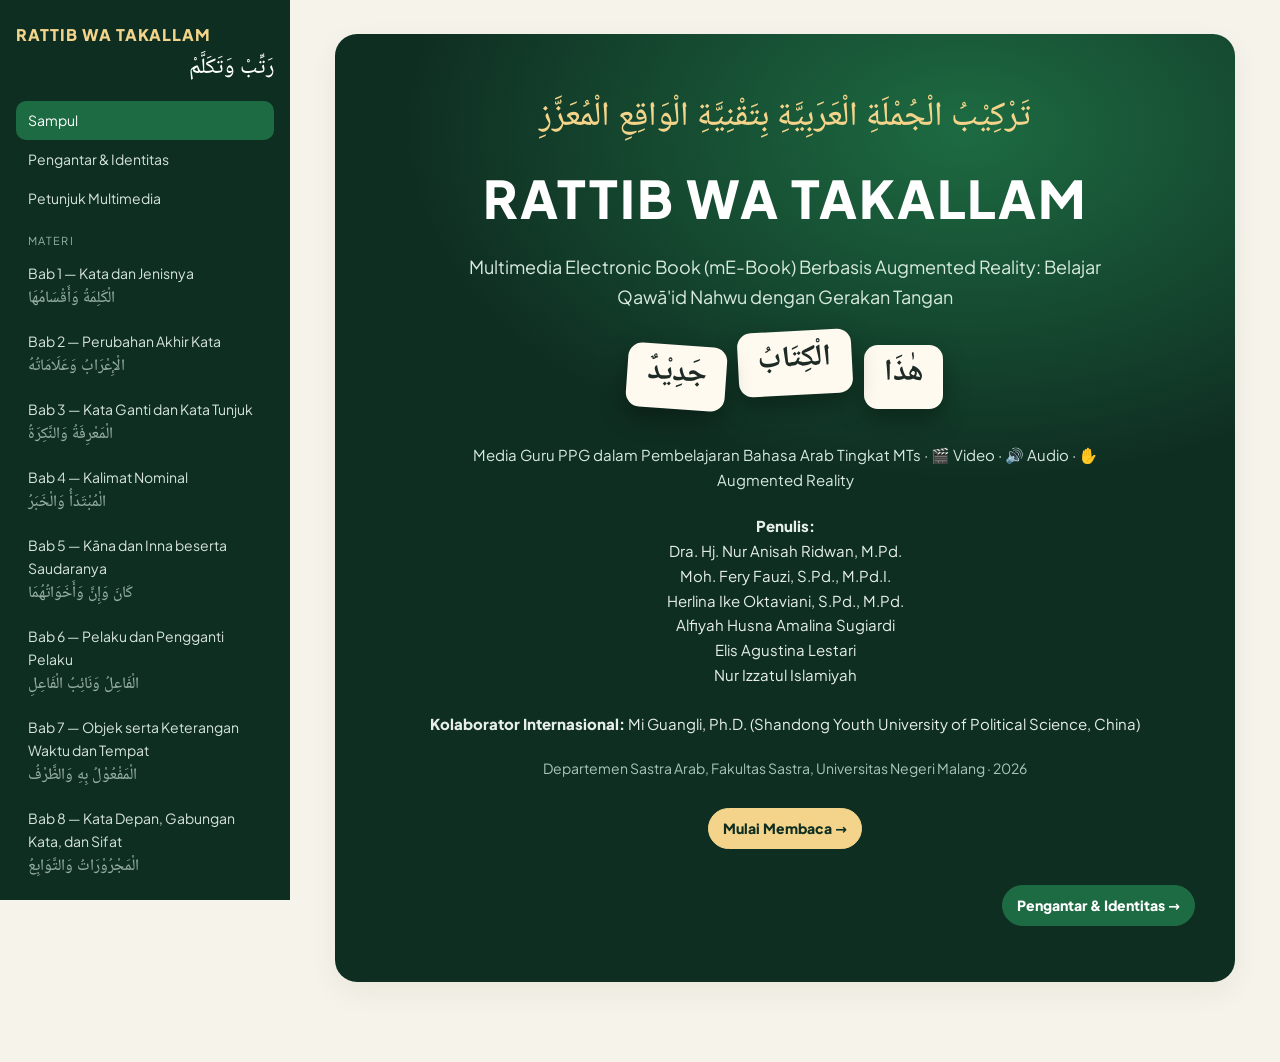
<file: index.html>
<!DOCTYPE html>
<html lang="id">
<head>
<meta charset="UTF-8">
<meta name="viewport" content="width=device-width, initial-scale=1">
<title>Rattib wa Takallam — mE-Book Qawā'id Nahwu Berbasis AR</title>
<link rel="stylesheet" href="fonts/fonts.css">
<style>
:root{--bg:#f6f3ea;--paper:#fffdf7;--ink:#1d2a25;--muted:#5f6f68;--green:#14532d;--green2:#1d6b42;--gold:#c9952b;--line:#e3dccb;--ok:#15803d;--bad:#b91c1c}
*{box-sizing:border-box}
html,body{margin:0;background:var(--bg);color:var(--ink);font-family:Jakarta,system-ui,sans-serif;line-height:1.65}
.ar{font-family:Naskh,"Noto Naskh Arabic","Traditional Arabic",serif;direction:rtl;unicode-bidi:isolate;font-size:1.3em;line-height:1.8}
a{color:var(--green2)}
/* layout */
#side{position:fixed;top:0;left:0;bottom:0;width:290px;background:#0f2e22;color:#e6efe9;overflow:auto;padding:22px 16px;z-index:20;transition:transform .25s}
#side h2{font-size:16px;margin:0 0 2px;color:#f3d48a;letter-spacing:.06em}
#side .sar{font-family:Naskh,serif;font-size:22px;color:#fff;direction:rtl;text-align:right;margin-bottom:14px}
#side a{display:block;color:#d6e4dc;text-decoration:none;padding:8px 12px;border-radius:10px;font-size:14px}
#side a small{display:block;color:#93ad9f;font-size:12px}
#side a:hover{background:rgba(255,255,255,.07)} #side a.on{background:#1d6b42;color:#fff}
#side .grp{font-size:11px;letter-spacing:.12em;color:#8fb3a2;margin:14px 12px 4px}
main{margin-left:290px;min-height:100vh;padding:34px 24px 80px}
.page{max-width:900px;margin:0 auto;background:var(--paper);border:1px solid var(--line);border-radius:22px;padding:40px 48px;box-shadow:0 10px 30px rgba(40,30,10,.06)}
#menuBtn{display:none;position:fixed;top:12px;left:12px;z-index:30;background:#0f2e22;color:#fff;border:0;border-radius:10px;padding:8px 12px;font-size:18px}
@media(max-width:900px){#side{transform:translateX(-100%)}#side.open{transform:none}main{margin-left:0;padding:60px 10px 60px}.page{padding:26px 18px}#menuBtn{display:block}}
/* typography */
h1{font-size:30px;margin:6px 0 4px;color:var(--green)} h2{font-size:22px;color:var(--green);margin:34px 0 10px;display:flex;align-items:center;gap:10px}
h2 .ic{font-size:22px} h3{margin:20px 0 8px}
.kicker{font-size:13px;letter-spacing:.12em;color:var(--gold);font-weight:800}
.babar{font-family:Naskh,serif;font-size:40px;color:var(--ink);direction:rtl;text-align:right;margin:0}
table{border-collapse:collapse;width:100%;margin:12px 0;font-size:15px}
th,td{border:1px solid var(--line);padding:8px 12px;text-align:left;vertical-align:top}
th{background:#f1ead8}
.box{border:1px solid var(--line);border-radius:16px;padding:16px 20px;margin:12px 0;background:#fff}
.media{background:#0f2e22;color:#e6efe9;border:0}
video{width:100%;border-radius:12px;background:#000;display:block}
.btn{font:inherit;font-weight:700;font-size:14px;border:1px solid var(--green2);background:#fff;color:var(--green2);padding:8px 14px;border-radius:999px;cursor:pointer;display:inline-flex;align-items:center;gap:6px;text-decoration:none}
.btn:hover{background:#eaf5ee} .btn.primary{background:var(--green2);color:#fff} .btn.primary:hover{background:var(--green)}
.btn.sm{padding:4px 10px;font-size:13px}
.ex{display:flex;align-items:center;justify-content:space-between;gap:14px;border-bottom:1px dashed var(--line);padding:10px 0}
.ex:last-child{border-bottom:0}
.ex .ar{font-size:1.6em;font-weight:700}
.ex .id{color:var(--muted);font-size:14px}
.syahid{background:linear-gradient(135deg,#0f2e22,#1d6b42);color:#fff;border-radius:18px;padding:22px 24px;margin:12px 0}
.syahid > .ar{font-size:2em;font-weight:700;text-align:center;display:block}
.syahid .note .ar{font-size:1.25em;color:#f3d48a}
.syahid .ref{text-align:center;color:#f3d48a;font-weight:800;margin:4px 0 10px}
.syahid .note{color:#d8eadf;font-size:15px}
.syahid .btn{border-color:#f3d48a;color:#0f2e22;background:#f3d48a}
.arcard{display:grid;grid-template-columns:1fr 160px;gap:18px;align-items:center;background:#fff8e6;border:2px solid #f0d58f;border-radius:18px;padding:18px 20px}
.qr{width:150px;height:150px;border:2px dashed var(--gold);border-radius:12px;display:flex;align-items:center;justify-content:center;text-align:center;font-size:12px;color:var(--muted);padding:8px}
@media(max-width:600px){.arcard{grid-template-columns:1fr}}
details{border:1px solid var(--line);border-radius:14px;padding:10px 16px;background:#fbf8ef;margin:10px 0}
summary{cursor:pointer;font-weight:700;color:var(--green2)}
.q{border:1px solid var(--line);border-radius:14px;padding:14px 16px;margin:10px 0;background:#fff}
.q .opts{display:flex;flex-wrap:wrap;gap:8px;margin-top:8px}
.opt{font:inherit;border:1px solid var(--line);background:#faf7ef;border-radius:12px;padding:6px 14px;cursor:pointer;font-size:15px}
.opt.ar{font-size:1.35em;padding:2px 16px}
.opt.right{background:#dcfce7;border-color:var(--ok);font-weight:700} .opt.wrong{background:#fee2e2;border-color:var(--bad)}
.fb{margin-top:6px;font-size:14px;font-weight:700} .fb.ok{color:var(--ok)} .fb.no{color:var(--bad)}
textarea{width:100%;font:inherit;border:1px solid var(--line);border-radius:10px;padding:8px;margin-top:8px;min-height:44px;font-family:Naskh,Jakarta,serif;font-size:18px;direction:rtl}
.ans{display:none;margin-top:8px;padding:8px 12px;background:#ecfdf3;border-radius:10px} .ans.show{display:block}
.nav{display:flex;justify-content:space-between;margin-top:36px;gap:10px}
.chips{display:flex;flex-wrap:wrap;gap:8px;margin:10px 0}
.chip{background:#eef6f1;color:var(--green);border-radius:999px;padding:4px 12px;font-size:13px;font-weight:700}
#toast{position:fixed;bottom:22px;left:50%;transform:translateX(-50%);background:#1d2a25;color:#fff;padding:10px 18px;border-radius:12px;font-size:14px;opacity:0;transition:opacity .2s;pointer-events:none;z-index:50;max-width:90vw}
#toast.on{opacity:1}
/* cover */
.cover{background:radial-gradient(800px 500px at 70% 10%,#1d6b42,#0f2e22 70%);color:#fff;border:0;text-align:center;padding:56px 40px;position:relative;overflow:hidden}
.cover .car{font-family:Naskh,serif;font-size:34px;direction:rtl;color:#f3d48a;margin:0}
.cover h1{color:#fff;font-size:52px;letter-spacing:.04em;margin:10px 0}
.cover .sub{font-size:18px;max-width:640px;margin:0 auto;color:#d8eadf}
.cover .cards{display:flex;gap:12px;justify-content:center;direction:rtl;margin:34px 0}
.cover .cards span{background:#fffaf0;color:#1d2a25;font-family:Naskh,serif;font-weight:700;font-size:30px;padding:4px 20px 10px;border-radius:14px;box-shadow:0 10px 24px rgba(0,0,0,.35)}
.cover .cards span:nth-child(2){transform:translateY(-14px) rotate(-3deg)} .cover .cards span:nth-child(3){transform:rotate(4deg)}
.cover .auth{font-size:15px;color:#e6efe9;margin-top:22px}
.cover .inst{margin-top:20px;font-size:14px;color:#a9c7b8}
.icons{display:grid;grid-template-columns:repeat(auto-fill,minmax(190px,1fr));gap:10px}
.icons div{border:1px solid var(--line);border-radius:14px;padding:12px;background:#fff;font-size:14px}
.icons b{display:block;font-size:22px}
</style>
</head>
<body>
<button id="menuBtn" onclick="document.getElementById('side').classList.toggle('open')">☰</button>
<nav id="side"></nav>
<main><div id="page"></div></main>
<div id="toast"></div>
<audio id="player"></audio>

<script src="content.js"></script>
<script src="ar-data.js"></script>
<script>
const B=window.BOOK, AR=window.AR_CHAPTERS;
const $=s=>document.querySelector(s);
const PAGES=[{k:"sampul",t:"Sampul"},{k:"pengantar",t:"Pengantar & Identitas"},{k:"petunjuk",t:"Petunjuk Multimedia"},
  ...B.chapters.map(c=>({k:"bab-"+c.n,t:`Bab ${c.n} — ${c.id}`,ar:c.ar})),
  {k:"evaluasi",t:"Evaluasi Akhir"},{k:"glosarium",t:"Glosarium"},{k:"penutup",t:"Daftar Pustaka & Penulis"}];

/* ---------- navigasi ---------- */
function buildSide(){
  let h=`<h2>RATTIB WA TAKALLAM</h2><div class="sar">رَتِّبْ وَتَكَلَّمْ</div>`;
  PAGES.forEach((p,i)=>{
    if(i===3) h+=`<div class="grp">MATERI</div>`; if(i===11) h+=`<div class="grp">PENUTUP</div>`;
    h+=`<a href="#${p.k}" data-k="${p.k}">${p.t}${p.ar?`<small class="ar" style="font-size:16px;text-align:left">${p.ar}</small>`:""}</a>`;
  });
  h+=`<div class="grp">MEDIA</div><a href="ar.html">✋ Buka Media AR</a>`;
  $("#side").innerHTML=h;
}
function route(){
  const k=(location.hash||"#sampul").slice(1), i=Math.max(0,PAGES.findIndex(p=>p.k===k));
  document.querySelectorAll("#side a").forEach(a=>a.classList.toggle("on",a.dataset.k===PAGES[i].k));
  $("#side").classList.remove("open"); stopAudio();
  const k2=PAGES[i].k;
  let html = k2==="sampul"?pCover(): k2==="pengantar"?pIntro(): k2==="petunjuk"?pGuide(): k2.startsWith("bab-")?pBab(B.chapters[+k2.split("-")[1]-1]):
             k2==="evaluasi"?pEval(): k2==="glosarium"?pGlos(): pEnd();
  const prev=PAGES[i-1], next=PAGES[i+1];
  html+=`<div class="nav">${prev?`<a class="btn" href="#${prev.k}">← ${prev.t}</a>`:"<span></span>"}${next?`<a class="btn primary" href="#${next.k}">${next.t} →</a>`:""}</div>`;
  $("#page").innerHTML=`<div class="page${k2==="sampul"?" cover":""}">${html}</div>`;
  scrollTo(0,0); wire();
}

/* ---------- halaman ---------- */
function pCover(){
  return `<p class="car">${B.arTitle}</p><h1>RATTIB WA TAKALLAM</h1><p class="sub">${B.subtitle}</p>
  <div class="cards"><span>هٰذَا</span><span>الْكِتَابُ</span><span>جَدِيْدٌ</span></div>
  <p class="sub" style="font-size:15px">Media Guru PPG dalam Pembelajaran Bahasa Arab Tingkat MTs · 🎬 Video · 🔊 Audio · ✋ Augmented Reality</p>
  <div class="auth"><b>Penulis:</b><br>${B.authors.join("<br>")}<br><br><b>Kolaborator Internasional:</b> ${B.collab}</div>
  <div class="inst">Departemen Sastra Arab, Fakultas Sastra, Universitas Negeri Malang · 2026</div>
  <div style="margin-top:28px"><a class="btn primary" style="background:#f3d48a;color:#0f2e22;border-color:#f3d48a" href="#pengantar">Mulai Membaca →</a></div>`;
}
function pIntro(){
  return `<div class="kicker">PENGANTAR</div><h1>Kata Pengantar</h1>
  <p class="ar" style="text-align:center;display:block;font-size:1.6em">بِسْمِ اللّٰهِ الرَّحْمٰنِ الرَّحِيْمِ</p>
  <p>Puji syukur kami panjatkan ke hadirat Allah Swt. atas terselesaikannya mE-Book <i>Rattib wa Takallam</i>. Salawat dan salam semoga tercurah kepada Nabi Muhammad saw.</p>
  <p>mE-Book ini adalah luaran produk penelitian "Pengembangan Multimedia Electronic Book (mE-Book) Berbasis Augmented Reality sebagai Media Guru PPG dalam Pembelajaran Bahasa Arab". Pembelajaran bahasa Arab di program PPG masih banyak mengandalkan media dua dimensi seperti PDF, slide, dan buku cetak. Karena itu, setiap bab buku ini memadukan <b>teks, video animasi, audio, dan Augmented Reality berbasis gerakan tangan</b>.</p>
  <p>Buku ini ditujukan bagi guru dan mahasiswa PPG Bahasa Arab sebagai bahan ajar sekaligus panduan mengajar qawā'id nahwu di Madrasah Tsanawiyah. Delapan babnya disusun mengikuti urutan <i>al-Taṭbīq al-Naḥwī</i> karya 'Abduh al-Rājiḥī. Contoh kalimat disesuaikan dengan kehidupan siswa MTs, dan setiap bab ditutup dengan syāhid dari Al-Qur'an.</p>
  <p>Kami berterima kasih kepada Universitas Negeri Malang atas pendanaan penelitian ini, kepada para validator ahli, serta kepada Mi Guangli, Ph.D. atas kolaborasi akademiknya.</p>
  <p>Malang, [tanggal] 2026<br><b>Tim Penulis</b></p>
  <h2>Identitas Buku</h2>
  <table><tr><th>Judul</th><td>${B.title}: ${B.subtitle}</td></tr><tr><th>Penulis</th><td>${B.authors.join("; ")}</td></tr>
  <tr><th>Kolaborator internasional</th><td>${B.collab}</td></tr><tr><th>Validator ahli</th><td>[nama ahli materi], [nama ahli media], [nama ahli teknologi]</td></tr>
  <tr><th>Penerbit / ISBN</th><td>[penerbit] / [ISBN]</td></tr><tr><th>Sumber dana</th><td>Penelitian Inovasi Pembelajaran PPG, Dana Non-APBN Universitas Negeri Malang Tahun 2026</td></tr></table>`;
}
function pGuide(){
  return `<div class="kicker">PETUNJUK</div><h1>Petunjuk Penggunaan mE-Book</h1>
  <p>Setiap bab berisi unsur multimedia berikut. Klik ikonnya untuk memakai.</p>
  <div class="icons"><div><b>🎬</b>Video Materi animasi (± 45–55 detik) yang menjelaskan kaidah langkah demi langkah.</div>
  <div><b>🔊</b>Audio pelafalan setiap contoh kalimat (suara Arab bawaan peramban).</div>
  <div><b>📖</b>Audio murattal syāhid Al-Qur'an oleh Syaikh Mishary Rasyid Alafasy.</div>
  <div><b>✋</b>Aktivitas AR: menyusun kartu kata Arab dengan gerakan tangan di depan webcam.</div>
  <div><b>✅</b>Latihan interaktif dengan umpan balik langsung, serta Evaluasi Akhir dengan skor.</div>
  <div><b>👩‍🏫</b>Langkah Mengajar untuk guru PPG (bisa dibuka-tutup).</div></div>
  <h2>Perangkat yang dibutuhkan</h2>
  <ul><li>Laptop/komputer dengan webcam, peramban Google Chrome atau Microsoft Edge terbaru.</li>
  <li>Koneksi internet untuk audio murattal dan saat media AR pertama kali dibuka.</li>
  <li>Proyektor/layar besar untuk kegiatan klasikal (dianjurkan); speaker untuk audio.</li>
  <li>Ruangan cukup terang; jarak siswa ke kamera 0,5–1,5 meter.</li></ul>
  <h2>Gerakan tangan pada Aktivitas AR</h2>
  <table><tr><th>Gerakan</th><th>Fungsi</th></tr><tr><td>Tangan terbuka, digerakkan</td><td>Menggerakkan kursor lingkaran</td></tr>
  <tr><td>✊ Genggam di atas kartu</td><td>Mengambil kartu kata</td></tr><tr><td>Tetap menggenggam, digerakkan</td><td>Membawa kartu</td></tr>
  <tr><td>🖐️ Buka tangan di atas kotak jawaban</td><td>Meletakkan kartu</td></tr></table>
  <p>Kotak jawaban diisi <b>dari kanan ke kiri</b>. Pada AR-1, kartu dimasukkan ke keranjang isim/fi'il/harf. Bila genggaman sulit terdeteksi, geser slider <i>Kepekaan genggam</i> ke kanan. Mode mouse tersedia bila kamera tidak ada.</p>
  <p class="box">🔊 Bila tombol pelafalan tidak berbunyi, peramban belum memiliki suara Arab. Gunakan Chrome atau Edge yang tersambung internet, atau pasang paket suara Arab di pengaturan bahasa sistem operasi.</p>`;
}
function pBab(c){
  const ar=AR[c.n-1];
  const arRows = ar.mode==="kelompok"
    ? ar.items.map(it=>`<tr><td>${it.id}</td><td class="ar">${it.cards.map(x=>x[0]).join(" · ")}</td><td>${ar.bins.map((b,i)=>`<span class="ar">${b}</span>: <span class="ar">${it.cards.filter(x=>x[1]===i).map(x=>x[0]).join("، ")}</span>`).join("<br>")}</td></tr>`).join("")
    : ar.items.map((it,i)=>`<tr><td>${i+1}. ${it.id}</td><td class="ar">${[...it.words,...it.extra].join(" · ")}</td><td class="ar">${it.words.join(" ")}</td></tr>`).join("");
  return `<div class="kicker">BAB ${c.n} · ${c.code}</div><p class="babar">${c.ar}</p><h1>${c.id}</h1><div class="chips"><span class="chip">${c.latin}</span><span class="chip">🎬 Video</span><span class="chip">🔊 Audio</span><span class="chip">📖 Murattal</span><span class="chip">✋ AR</span><span class="chip">✅ Latihan</span></div>
  <h2>Capaian Pembelajaran</h2><ol>${c.capaian.map(x=>`<li>${x}</li>`).join("")}</ol>
  <h2><span class="ic">🎬</span> Video Materi</h2>
  <div class="box media"><video controls preload="metadata" src="video/bab${c.n}.mp4"></video>
  <div style="font-size:13px;margin-top:8px;color:#a9c7b8">Video animasi Bab ${c.n}. Putar di awal pelajaran sebelum penjelasan kaidah.</div></div>
  <h2><span class="ic">📘</span> Al-Qawā'id (Kaidah)</h2>${c.qawaid}
  <h2><span class="ic">🔊</span> Al-Amtsilah (Contoh) — dengarkan pelafalannya</h2>
  <div class="box">${c.contoh.map(x=>`<div class="ex"><div><div class="ar">${x.ar}</div><div class="id">${x.id}</div></div><button class="btn sm" data-say="${x.ar}">🔊 Dengar</button></div>`).join("")}</div>
  <h2><span class="ic">📖</span> Syāhid Qur'ani — dengarkan murattal</h2>
  ${c.syahid.map(s=>`<div class="syahid"><span class="ar">${s.ayah}</span><div class="ref">${s.ref}</div><div class="note">${s.note}</div>
     <div style="text-align:center;margin-top:12px"><button class="btn" data-ayah="${s.s}:${s.a}">▶ Putar murattal ayat lengkap</button></div></div>`).join("")}
  <h2><span class="ic">✋</span> Aktivitas AR — Kode ${c.code}</h2>
  <div class="arcard"><div><b>Susun dengan gerakan tangan!</b><p style="margin:6px 0 12px">${ar.mode==="kelompok"?"Masukkan setiap kartu kata ke keranjang isim, fi'il, atau harf.":"Susun kartu kata menjadi kalimat yang benar. Setiap soal memuat kartu pengecoh."} Kotak jawaban diisi dari kanan ke kiri.</p>
     <a class="btn primary" href="ar.html#${c.code.toLowerCase()}">✋ Buka Aktivitas ${c.code}</a></div>
     <div class="qr" style="border:0;padding:0"><img src="qr/ar-${c.n}.png" alt="QR ${c.code}" style="width:150px;height:150px"></div></div>
  <details><summary>Lihat daftar soal ${c.code} dan kuncinya</summary>
  <table><tr><th>${ar.mode==="kelompok"?"Ronde":"Perintah"}</th><th>Kartu yang muncul</th><th>Jawaban benar</th></tr>${arRows}</table></details>
  <h2><span class="ic">✅</span> Tadrībāt (Latihan Interaktif)</h2>${quiz(c.latihan,"l"+c.n)}
  <details><summary>👩‍🏫 Langkah Mengajar untuk Guru (2 × 40 menit)</summary><ol>${c.langkah.map(x=>`<li>${x}</li>`).join("")}</ol></details>`;
}
function quiz(items,pfx,exam){
  return items.map((q,i)=>{
    const id=pfx+"-"+i;
    if(q.open!==undefined) return `<div class="q"><div><b>${i+1}.</b> ${q.q}</div><textarea placeholder="Tulis jawabanmu di sini…"></textarea>
      <button class="btn sm" style="margin-top:6px" data-show="${id}">Lihat jawaban</button><div class="ans" id="${id}">Jawaban: ${q.open}</div></div>`;
    return `<div class="q" data-q="${id}" data-ans="${q.ans}" ${exam?'data-exam="1"':""}><div><b>${i+1}.</b> ${q.q}</div><div class="opts">${q.opts.map((o,j)=>`<button class="opt${q.ar?" ar":""}" data-j="${j}">${exam?String.fromCharCode(97+j)+". ":""}${o}</button>`).join("")}</div><div class="fb"></div></div>`;
  }).join("");
}
function pEval(){
  return `<div class="kicker">EVALUASI</div><h1>Evaluasi Akhir</h1><p>Pilih jawaban yang paling tepat, lalu klik <b>Periksa Jawaban</b>. Setiap jawaban benar bernilai 10. Nilai ≥ 75 berarti tuntas; di bawah itu, ulangi Aktivitas AR pada bab yang belum dikuasai.</p>
  ${quiz(B.evaluasi,"ev",true)}<div style="margin-top:14px;display:flex;gap:10px;align-items:center;flex-wrap:wrap"><button class="btn primary" id="cekEval">Periksa Jawaban</button><button class="btn" id="ulangEval">Ulangi</button><b id="nilai"></b></div>`;
}
function pGlos(){ return `<div class="kicker">GLOSARIUM</div><h1>Glosarium</h1><table><tr><th>Istilah</th><th>Pengertian</th></tr>${B.glosarium.map(r=>`<tr><td><b>${r[0]}</b></td><td>${r[1]}</td></tr>`).join("")}</table>`; }
function pEnd(){
  return `<div class="kicker">PENUTUP</div><h1>Daftar Pustaka</h1><ul>${B.pustaka.map(x=>`<li>${x}</li>`).join("")}</ul>
  <h2>Sumber Audio dan Media</h2><ul><li>Audio murattal: Syaikh Mishary Rasyid Alafasy (128 kbps), dimuat dari everyayah.com.</li><li>Pelacakan tangan: Google MediaPipe Hand Landmarker.</li><li>Video materi: animasi karya tim penulis.</li></ul>
  <h2>Tentang Penulis</h2>
  <p><b>Dra. Hj. Nur Anisah Ridwan, M.Pd.</b> adalah dosen Departemen Sastra Arab, Fakultas Sastra, Universitas Negeri Malang, dan ketua tim penelitian mE-Book berbasis AR untuk guru PPG Bahasa Arab. [Lengkapi bidang keahlian.]</p>
  <p><b>Moh. Fery Fauzi, S.Pd., M.Pd.I.</b> adalah dosen Departemen Sastra Arab, Fakultas Sastra, Universitas Negeri Malang, pada kelompok bidang keahlian Pendidikan Bahasa Arab, dan sedang menempuh studi doktoral pendidikan bahasa Arab. Ia menekuni desain pembelajaran imersif bahasa dan budaya Arab, termasuk AR, VR, dan metaverse.</p>
  <p><b>Herlina Ike Oktaviani, S.Pd., M.Pd.</b> adalah dosen Universitas Negeri Malang dan anggota tim peneliti. [Lengkapi departemen dan bidang keahlian.]</p>
  <p><b>Alfiyah Husna Amalina Sugiardi, Elis Agustina Lestari, dan Nur Izzatul Islamiyah</b> adalah mahasiswa Universitas Negeri Malang yang terlibat dalam pengembangan dan uji kelayakan mE-Book ini. [Lengkapi program studi.]</p>
  <p><b>Mi Guangli, Ph.D.</b> adalah akademisi Shandong Youth University of Political Science, China, dan kolaborator internasional penelitian ini.</p>`;
}

/* ---------- interaksi ---------- */
function toast(t){const e=$("#toast");e.textContent=t;e.classList.add("on");clearTimeout(e._t);e._t=setTimeout(()=>e.classList.remove("on"),3200)}
let voices=[]; function loadVoices(){try{voices=speechSynthesis.getVoices()}catch(e){}} loadVoices(); try{speechSynthesis.onvoiceschanged=loadVoices}catch(e){}
function say(t){
  try{
    const v=voices.find(v=>/^ar/i.test(v.lang));
    if(!v) toast("Suara Arab belum tersedia di peramban ini — lihat Petunjuk Multimedia.");
    const u=new SpeechSynthesisUtterance(t); u.lang="ar-SA"; u.rate=.8; if(v)u.voice=v; speechSynthesis.cancel(); speechSynthesis.speak(u);
  }catch(e){toast("Peramban ini tidak mendukung audio pelafalan.")}
}
const player=$("#player"); let playingBtn=null;
function stopAudio(){player.pause(); try{speechSynthesis.cancel()}catch(e){} if(playingBtn){playingBtn.textContent="▶ Putar murattal ayat lengkap";playingBtn=null}}
function murattal(btn,s,a){
  if(playingBtn===btn){stopAudio();return} stopAudio();
  const p=n=>String(n).padStart(3,"0");
  player.src=`https://everyayah.com/data/Alafasy_128kbps/${p(s)}${p(a)}.mp3`;
  player.play().then(()=>{playingBtn=btn;btn.textContent="⏸ Hentikan murattal"}).catch(()=>toast("Murattal tidak dapat diputar. Pastikan perangkat tersambung internet."));
}
player.onended=()=>stopAudio();
function wire(){
  document.querySelectorAll("[data-say]").forEach(b=>b.onclick=()=>say(b.dataset.say));
  document.querySelectorAll("[data-ayah]").forEach(b=>b.onclick=()=>{const [s,a]=b.dataset.ayah.split(":");murattal(b,+s,+a)});
  document.querySelectorAll("[data-show]").forEach(b=>b.onclick=()=>document.getElementById(b.dataset.show).classList.toggle("show"));
  document.querySelectorAll(".q[data-q]").forEach(q=>{
    const ans=+q.dataset.ans, exam=q.dataset.exam;
    q.querySelectorAll(".opt").forEach(o=>o.onclick=()=>{
      if(exam){ q.querySelectorAll(".opt").forEach(x=>x.classList.remove("right","wrong")); o.classList.add("right"); q.dataset.pick=o.dataset.j; o.style.background="#e0ecff";o.style.borderColor="#3b6fd8"; q.querySelectorAll(".opt").forEach(x=>{if(x!==o){x.style.background="";x.style.borderColor=""}}); return; }
      if(q.dataset.done) return;
      const ok=+o.dataset.j===ans; o.classList.add(ok?"right":"wrong");
      const fb=q.querySelector(".fb");
      if(ok){fb.textContent="✔ Benar! أَحْسَنْتَ";fb.className="fb ok";q.dataset.done=1}
      else{fb.textContent="✘ Belum tepat, coba lagi.";fb.className="fb no"}
    });
  });
  const ce=$("#cekEval");
  if(ce){ ce.onclick=()=>{ let sc=0; document.querySelectorAll(".q[data-exam]").forEach(q=>{
      const pick=q.dataset.pick, ans=+q.dataset.ans; const os=q.querySelectorAll(".opt");
      os.forEach(o=>{o.style.background="";o.style.borderColor="";o.classList.remove("right","wrong")});
      os[ans].classList.add("right"); if(pick!==undefined&&+pick!==ans) os[+pick].classList.add("wrong"); if(+pick===ans&&pick!==undefined) sc+=10; });
      $("#nilai").textContent=`Nilai: ${sc} — ${sc>=75?"Tuntas 🎉":"Belum tuntas, ulangi Aktivitas AR bab yang belum dikuasai."}`; };
    $("#ulangEval").onclick=()=>route(); }
}
buildSide(); addEventListener("hashchange",route); route();
</script>
</body>
</html>
</file>
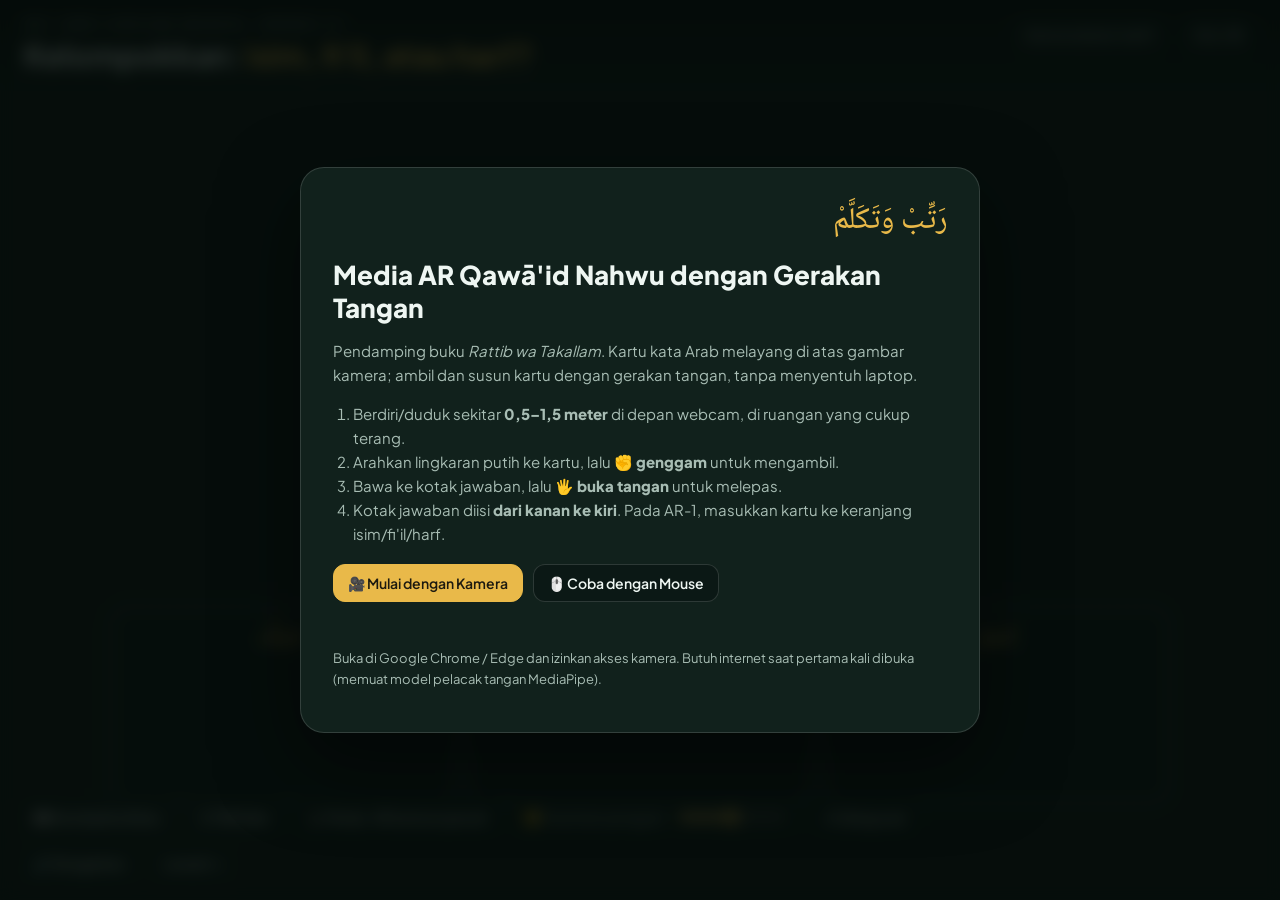
<file: ar.html>
<!DOCTYPE html>
<html lang="id">
<head>
<meta charset="UTF-8">
<meta name="viewport" content="width=device-width, initial-scale=1">
<title>Rattib wa Takallam — Media AR Qawa'id Nahwu (Gerakan Tangan)</title>
<link rel="stylesheet" href="fonts/fonts.css">
<style>
  :root{
    --bg:#0d1714; --panel:rgba(10,22,19,.74); --line:rgba(255,255,255,.14);
    --text:#eef6f2; --muted:#a8bdb4; --accent:#e9b949; --ok:#3ccf8e; --bad:#ff6b6b; --card:#fffaf0; --ink:#1d2a25;
  }
  *{box-sizing:border-box}
  html,body{margin:0;height:100%;overflow:hidden;background:var(--bg);color:var(--text);font-family:Jakarta,"Plus Jakarta Sans",system-ui,sans-serif}
  body.mode-dark{background:radial-gradient(1200px 700px at 50% 30%,#1b3a30,#0b1411 70%)}

  #video:not(.on){display:none}
  #video{position:fixed;transform:scaleX(-1);object-fit:cover;background:#000;z-index:0}
  body.mode-ar #video{inset:0;width:100vw;height:100vh;filter:brightness(.85) saturate(1.05)}
  body.mode-dark #video{right:18px;bottom:18px;width:220px;height:124px;border-radius:12px;border:2px solid var(--line);z-index:6}
  #skeleton{position:fixed;inset:0;width:100vw;height:100vh;pointer-events:none;z-index:7}

  header{position:fixed;top:0;left:0;right:0;z-index:5;padding:16px 24px;display:flex;align-items:flex-start;justify-content:space-between;gap:16px;
         background:linear-gradient(180deg,rgba(0,0,0,.6),transparent)}
  .prompt small{display:block;color:var(--muted);font-size:13px;letter-spacing:.06em;text-transform:uppercase}
  .prompt h1{margin:4px 0 0;font-size:clamp(20px,2.5vw,30px);font-weight:800}
  .prompt h1 span{color:var(--accent)}
  .stats{display:flex;gap:10px;align-items:center;flex-wrap:wrap;justify-content:flex-end}
  .chip{background:var(--panel);border:1px solid var(--line);padding:8px 14px;border-radius:999px;font-size:14px;white-space:nowrap;backdrop-filter:blur(6px)}
  #status.open{border-color:var(--ok)} #status.closed{border-color:var(--accent)} #status.none{border-color:var(--bad)}

  #layer{position:fixed;inset:0;z-index:4}
  .card{position:absolute;transform:translate(-50%,-50%);background:var(--card);color:var(--ink);
        font-family:Naskh,"Noto Naskh Arabic",serif;font-weight:700;font-size:clamp(26px,3.2vw,44px);line-height:1.5;
        padding:6px 24px 10px;border-radius:16px;box-shadow:0 10px 30px rgba(0,0,0,.35);user-select:none;cursor:grab;
        transition:box-shadow .15s, outline-color .15s, scale .15s;outline:4px solid transparent;direction:rtl;touch-action:none;white-space:nowrap}
  body.kelompok .card{font-size:clamp(22px,2.6vw,36px);padding:4px 18px 8px}
  .card.anim{transition:left .45s cubic-bezier(.2,.8,.2,1),top .45s cubic-bezier(.2,.8,.2,1),box-shadow .15s,outline-color .15s,scale .15s}
  .card.hover{outline-color:var(--accent);scale:1.06}
  .card.held{outline-color:var(--accent);scale:1.12;box-shadow:0 22px 50px rgba(0,0,0,.5);z-index:10;cursor:grabbing}
  .card.ok{outline-color:var(--ok);background:#e8fff3}
  .card.bad{outline-color:var(--bad);background:#fff0f0;animation:shake .4s}
  @keyframes shake{25%{translate:-8px 0}50%{translate:8px 0}75%{translate:-5px 0}}

  #answer{position:fixed;left:50%;bottom:9vh;transform:translateX(-50%);z-index:3;display:flex;flex-direction:column;align-items:center;gap:10px}
  #answer .label{font-size:13px;color:var(--muted);letter-spacing:.06em;text-transform:uppercase;background:var(--panel);padding:4px 12px;border-radius:999px}
  #slots{display:flex;gap:12px;direction:rtl;padding:14px;border-radius:22px;background:var(--panel);border:1px solid var(--line);backdrop-filter:blur(6px)}
  .slot{width:clamp(110px,13vw,200px);height:clamp(70px,9vh,94px);border:3px dashed rgba(255,255,255,.35);border-radius:16px;
        display:flex;align-items:center;justify-content:center;color:rgba(255,255,255,.35);font-size:22px;transition:border-color .15s,background .15s}
  .slot.target{border-color:var(--accent);background:rgba(233,185,73,.15)}
  .slot.filled{border-style:solid;border-color:rgba(255,255,255,.2);color:transparent}
  body.kelompok .slot{width:clamp(220px,27vw,380px);height:clamp(150px,22vh,210px);flex-direction:column;justify-content:flex-start;padding-top:6px;color:var(--accent);
        font-family:Naskh,"Noto Naskh Arabic",serif;font-size:26px;font-weight:700}
  body.kelompok .slot.filled{border-style:dashed;color:var(--accent)}

  #cursor{position:fixed;left:0;top:0;width:46px;height:46px;margin:-23px 0 0 -23px;border-radius:50%;border:4px solid #fff;z-index:20;pointer-events:none;
          box-shadow:0 0 0 3px rgba(0,0,0,.35),0 0 24px rgba(255,255,255,.5);display:none;transition:background .1s, transform .1s}
  #cursor.closed{background:rgba(233,185,73,.85);border-color:var(--accent);transform:scale(.75)}

  #toolbar{position:fixed;left:18px;bottom:18px;z-index:8;display:flex;gap:8px;flex-wrap:wrap;align-items:center;max-width:calc(100vw - 280px)}
  button{font:inherit;font-weight:600;font-size:14px;border:1px solid var(--line);background:var(--panel);color:var(--text);padding:9px 14px;border-radius:12px;cursor:pointer;backdrop-filter:blur(6px)}
  button:hover{border-color:var(--accent)}
  button.primary{background:var(--accent);color:#1d1a10;border-color:var(--accent)}
  .sens{display:flex;align-items:center;gap:8px;background:var(--panel);border:1px solid var(--line);padding:6px 12px;border-radius:12px;font-size:13px}
  .sens input{accent-color:var(--accent);width:110px}

  #banner{position:fixed;left:50%;top:11vh;transform:translate(-50%,-10px);z-index:15;padding:14px 28px;border-radius:18px;font-size:22px;font-weight:800;
          opacity:0;pointer-events:none;transition:opacity .2s, transform .2s;text-align:center;max-width:90vw}
  #banner.show{opacity:1;transform:translate(-50%,0)}
  #banner.ok{background:var(--ok);color:#06281a} #banner.bad{background:var(--bad);color:#2b0606}
  #banner .ar{display:block;font-family:Naskh,"Noto Naskh Arabic",serif;font-size:32px;direction:rtl}

  .overlay{position:fixed;inset:0;z-index:30;display:flex;align-items:center;justify-content:center;background:rgba(5,12,10,.84);backdrop-filter:blur(8px);padding:20px}
  .overlay[hidden]{display:none}
  .box{max-width:680px;max-height:92vh;overflow:auto;background:#11211c;border:1px solid var(--line);border-radius:24px;padding:30px 32px;box-shadow:0 30px 80px rgba(0,0,0,.5)}
  .box.wide{max-width:920px}
  .box h2{margin:0 0 6px;font-size:26px}
  .box .ar-title{font-family:Naskh,"Noto Naskh Arabic",serif;font-size:30px;color:var(--accent);direction:rtl;margin:0 0 12px}
  .box p,.box li{color:var(--muted);line-height:1.6;font-size:15px}
  .box ol{padding-left:20px;margin:10px 0 18px}
  .box .row{display:flex;gap:10px;flex-wrap:wrap;margin-top:8px}
  .box .note{font-size:13px;margin-top:14px}
  #loadmsg{color:var(--accent);font-size:14px;margin-top:12px;min-height:20px}
  .grid{display:grid;grid-template-columns:repeat(auto-fill,minmax(250px,1fr));gap:12px;margin-top:14px}
  .bab{text-align:left;padding:14px 16px;border-radius:16px;display:flex;flex-direction:column;gap:4px}
  .bab b{color:var(--accent);font-size:13px;letter-spacing:.06em}
  .bab .ar{font-family:Naskh,"Noto Naskh Arabic",serif;font-size:22px;direction:rtl;text-align:right;color:var(--text)}
  .bab span{font-size:13px;color:var(--muted);font-weight:400}
</style>
</head>
<body class="mode-ar">

<video id="video" playsinline muted></video>
<canvas id="skeleton"></canvas>

<header>
  <div class="prompt">
    <small id="qnum">—</small>
    <h1 id="qhead"><span id="qtext">…</span></h1>
  </div>
  <div class="stats">
    <div class="chip" id="status">Kamera belum aktif</div>
    <div class="chip">Skor: <b id="score">0</b></div>
  </div>
</header>

<div id="layer"></div>

<div id="answer">
  <div class="label" id="answerLabel">Jawaban (dibaca dari kanan ke kiri ←)</div>
  <div id="slots"></div>
</div>

<div id="cursor"></div>
<div id="banner"></div>

<div id="toolbar">
  <a href="index.html" style="text-decoration:none"><button>📖 Kembali ke Buku</button></a>
  <button id="btnMenu">☰ Pilih Bab</button>
  <button id="btnMode" title="Ganti tampilan">🎥 Mode: AR kamera penuh</button>
  <label class="sens" title="Geser ke kanan jika genggaman sulit terdeteksi">✊ Kepekaan genggam
    <input id="sens" type="range" min="-0.3" max="0.3" step="0.05" value="0"></label>
  <button id="btnReset">↺ Ulang soal</button>
  <button id="btnSpeak">🔊 Dengarkan</button>
  <button id="btnSkip">Lewati →</button>
</div>

<!-- layar awal -->
<div class="overlay" id="startOv">
  <div class="box">
    <p class="ar-title">رَتِّبْ وَتَكَلَّمْ</p>
    <h2>Media AR Qawā'id Nahwu dengan Gerakan Tangan</h2>
    <p>Pendamping buku <i>Rattib wa Takallam</i>. Kartu kata Arab melayang di atas gambar kamera; ambil dan susun kartu dengan gerakan tangan, tanpa menyentuh laptop.</p>
    <ol>
      <li>Berdiri/duduk sekitar <b>0,5–1,5 meter</b> di depan webcam, di ruangan yang cukup terang.</li>
      <li>Arahkan lingkaran putih ke kartu, lalu <b>✊ genggam</b> untuk mengambil.</li>
      <li>Bawa ke kotak jawaban, lalu <b>🖐️ buka tangan</b> untuk melepas.</li>
      <li>Kotak jawaban diisi <b>dari kanan ke kiri</b>. Pada AR-1, masukkan kartu ke keranjang isim/fi'il/harf.</li>
    </ol>
    <div class="row">
      <button class="primary" id="btnCam">🎥 Mulai dengan Kamera</button>
      <button id="btnMouse">🖱️ Coba dengan Mouse</button>
    </div>
    <div id="loadmsg"></div>
    <p class="note">Buka di Google Chrome / Edge dan izinkan akses kamera. Butuh internet saat pertama kali dibuka (memuat model pelacak tangan MediaPipe).</p>
  </div>
</div>

<!-- menu bab -->
<div class="overlay" id="menuOv" hidden>
  <div class="box wide">
    <h2>Pilih Bab (Kode AR)</h2>
    <p>Pilih sesuai kode AR yang tertera di buku.</p>
    <div class="grid" id="babGrid"></div>
  </div>
</div>

<!-- selesai bab -->
<div class="overlay" id="endOv" hidden>
  <div class="box" style="text-align:center">
    <p class="ar-title">أَحْسَنْتَ!</p>
    <h2 id="endTitle">Bab selesai!</h2>
    <p>Skor bab ini: <b id="finalScore" style="color:var(--accent);font-size:22px">0</b></p>
    <div class="row" style="justify-content:center">
      <button id="btnAgain">↺ Ulangi bab</button>
      <button class="primary" id="btnNextBab">Bab berikutnya →</button>
      <button id="btnToMenu">☰ Pilih bab</button>
    </div>
  </div>
</div>

<script src="ar-data.js"></script>
<script type="module">
/* =====================================================================
   BANK SOAL — sama persis dengan buku "Rattib wa Takallam".
   mode "susun"    : words = urutan BENAR (kata pertama = paling kanan), extra = kartu pengecoh
   mode "kelompok" : cards = [kata, indeks keranjang], bins = nama keranjang (kanan → kiri)
   Dosen boleh menambah/mengubah soal di sini.
   ===================================================================== */
const CHAPTERS = window.AR_CHAPTERS;

/* ---------------- state ---------------- */
const $ = s => document.querySelector(s);
const layer=$("#layer"), slotsEl=$("#slots"), cursorEl=$("#cursor"), statusEl=$("#status");
const video=$("#video"), canvas=$("#skeleton"), ctx=canvas.getContext("2d");
let ch=0, qi=0, score=0, cards=[], slots=[], held=null, hoverCard=null, locked=false;
let handMode=false, landmarker=null, lastVideoTime=-1, started=false;
let cur={x:innerWidth/2,y:innerHeight/2,seen:false}, isClosed=false, openEMA=1.8, lastSeen=0, sensShift=0;
const CH=()=>CHAPTERS[ch], Q=()=>CH().items[qi], isGroup=()=>CH().mode==="kelompok";

function shuffle(a){for(let i=a.length-1;i>0;i--){const j=Math.floor(Math.random()*(i+1));[a[i],a[j]]=[a[j],a[i]]}return a}

/* ---------------- menu ---------------- */
function buildMenu(){
  const g=$("#babGrid"); g.innerHTML="";
  CHAPTERS.forEach((c,i)=>{
    const b=document.createElement("button"); b.className="bab";
    b.innerHTML=`<b>${c.code} · BAB ${i+1}</b><div class="ar">${c.ar}</div><span>${c.title}${c.mode==="kelompok"?" — mode kelompok":""}</span>`;
    b.onclick=()=>startChapter(i); g.appendChild(b);
  });
}
function openMenu(){ $("#endOv").hidden=true; $("#menuOv").hidden=false; }
function startChapter(i){
  ch=i; qi=0; score=0; $("#score").textContent=0;
  $("#menuOv").hidden=true; $("#endOv").hidden=true;
  try{history.replaceState(null,"","#"+CH().code.toLowerCase())}catch(e){}
  loadQuestion();
}

/* ---------------- game setup ---------------- */
function loadQuestion(){
  locked=false; held=null; hoverCard=null;
  const c=CH(), q=Q();
  document.body.classList.toggle("kelompok",isGroup());
  $("#qnum").textContent=`${c.code} · Bab ${ch+1}: ${c.title} — ${isGroup()?q.id:"Soal "+(qi+1)} / ${c.items.length}`;
  $("#qhead").innerHTML = isGroup()
     ? `Kelompokkan: <span>isim, fi'il, atau harf?</span>`
     : `Susun kalimat: <span id="qtext"></span>`;
  if(!isGroup()) $("#qtext").textContent=q.id;
  $("#answerLabel").textContent = isGroup() ? "Keranjang (masukkan setiap kartu ke jenisnya)" : "Jawaban (dibaca dari kanan ke kiri ←)";
  layer.innerHTML=""; slotsEl.innerHTML="";
  const labels = isGroup()? c.bins : q.words.map((_,i)=>String(i+1));
  slots=labels.map(t=>{const d=document.createElement("div");d.className="slot";d.textContent=t;slotsEl.appendChild(d);return {el:d,cards:[]}});
  const list = isGroup()? q.cards.map(([w,cat])=>({w,cat})) : [...q.words.map(w=>({w})),...q.extra.map(w=>({w}))];
  cards=shuffle(list).map(o=>{
    const el=document.createElement("div");el.className="card";el.textContent=o.w;layer.appendChild(el);
    const k={el,word:o.w,cat:o.cat,x:0,y:0,hx:0,hy:0,slot:-1};
    el.addEventListener("pointerdown",e=>{if(locked||handMode&&cur.seen)return;e.preventDefault();el.setPointerCapture(e.pointerId);grab(k);moveHeld(e.clientX,e.clientY)});
    el.addEventListener("pointermove",e=>{if(held===k)moveHeld(e.clientX,e.clientY)});
    el.addEventListener("pointerup",()=>{if(held===k)drop()});
    return k;
  });
  layoutHomes(); cards.forEach(k=>place(k,k.hx,k.hy,false));
}

function layoutHomes(){
  const n=cards.length, W=innerWidth, H=innerHeight;
  const top=H*0.27, bottom=isGroup()?H*0.47:H*0.52, perRow=n>4?Math.ceil(n/2):n, rows=Math.ceil(n/perRow);
  cards.forEach((k,i)=>{
    const r=Math.floor(i/perRow), j=i%perRow, cols=Math.min(perRow,n-r*perRow);
    k.hx=W*(0.5+(j-(cols-1)/2)*Math.min(0.2,0.8/cols)) + (Math.random()*30-15);
    k.hy=(rows===1?(top+bottom)/2:top+(bottom-top)*r/(rows-1)) + (Math.random()*20-10);
  });
}
function place(k,x,y,anim=true){ k.x=x;k.y=y; k.el.classList.toggle("anim",anim); k.el.style.left=x+"px"; k.el.style.top=y+"px"; }
function slotRect(i){return slots[i].el.getBoundingClientRect()}
function slotAt(x,y){return slots.findIndex(s=>{const r=s.el.getBoundingClientRect();return x>r.left-20&&x<r.right+20&&y>r.top-30&&y<r.bottom+30})}
function cardAt(x,y){
  let best=null,bd=1e9;
  for(const k of cards){const r=k.el.getBoundingClientRect();
    if(x>r.left-25&&x<r.right+25&&y>r.top-25&&y<r.bottom+25){const d=Math.hypot(x-k.x,y-k.y);if(d<bd){bd=d;best=k}}}
  return best;
}
// susun: satu kartu di tengah kotak; kelompok: kartu ditata dalam grid di dalam keranjang
function layoutSlot(i,anim=true){
  const r=slotRect(i), list=slots[i].cards;
  slots[i].el.classList.toggle("filled",list.length>0);
  if(!isGroup()){ if(list[0]) place(list[0],r.left+r.width/2,r.top+r.height/2,anim); return; }
  const cols=2, rowH=Math.min(58,(r.height-40)/Math.max(1,Math.ceil(list.length/cols)));
  list.forEach((k,j)=>{
    const c=j%cols, row=Math.floor(j/cols);
    place(k, r.left+r.width*(c===0?0.72:0.28), r.top+44+rowH*row+rowH/2, anim);
  });
}

/* ---------------- grab / move / drop ---------------- */
function grab(k){
  if(locked||!k)return;
  held=k;
  if(k.slot>=0){const s=k.slot; slots[s].cards=slots[s].cards.filter(x=>x!==k); k.slot=-1; layoutSlot(s)}
  k.el.classList.remove("ok","bad","hover"); k.el.classList.add("held");
}
function moveHeld(x,y){
  if(!held)return; place(held,x,y,false);
  const si=slotAt(x,y); slots.forEach((s,i)=>s.el.classList.toggle("target",i===si));
}
function drop(){
  if(!held)return; const k=held; held=null; k.el.classList.remove("held");
  slots.forEach(s=>s.el.classList.remove("target"));
  const si=slotAt(k.x,k.y);
  if(si>=0){
    if(!isGroup() && slots[si].cards[0]){const prev=slots[si].cards[0]; prev.slot=-1; slots[si].cards=[]; place(prev,prev.hx,prev.hy)}
    slots[si].cards.push(k); k.slot=si; layoutSlot(si);
    const done = isGroup()? cards.every(c=>c.slot>=0) : slots.every(s=>s.cards.length);
    if(done) setTimeout(check,350);
  }else{
    place(k,Math.max(80,Math.min(innerWidth-80,k.x)),Math.max(130,Math.min(innerHeight-80,k.y)));
  }
}

/* ---------------- checking ---------------- */
function check(){
  let allOk=true;
  if(isGroup()){
    cards.forEach(k=>{const ok=k.cat===k.slot;k.el.classList.add(ok?"ok":"bad");if(!ok)allOk=false});
  }else{
    const q=Q(); slots.forEach((s,i)=>{const ok=s.cards[0].word===q.words[i];s.cards[0].el.classList.add(ok?"ok":"bad");if(!ok)allOk=false});
  }
  if(allOk){
    locked=true; score++; $("#score").textContent=score;
    if(isGroup()) banner(`<span class="ar">صَحِيْحٌ!</span>Benar! Semua kata masuk ke keranjang yang tepat.`,"ok",2400);
    else { const q=Q(); banner(`<span class="ar">صَحِيْحٌ! ${q.words.join(" ")}</span>Benar! ${q.id}`,"ok",2600); speak(q.words.join(" ")); }
    setTimeout(next,2800);
  }else{
    banner("Belum tepat — coba lagi 💪","bad",1400);
    setTimeout(()=>{
      cards.filter(k=>k.el.classList.contains("bad")).forEach(k=>{
        const s=k.slot; k.el.classList.remove("bad");
        if(s>=0){slots[s].cards=slots[s].cards.filter(x=>x!==k); k.slot=-1; layoutSlot(s)}
        place(k,k.hx,k.hy);
      });
    },1100);
  }
}
function next(){
  qi++;
  if(qi>=CH().items.length){
    $("#endTitle").textContent=`${CH().code} — Bab ${ch+1} selesai!`;
    $("#finalScore").textContent=`${score} / ${CH().items.length}`;
    $("#btnNextBab").hidden = ch>=CHAPTERS.length-1;
    $("#endOv").hidden=false;
  } else loadQuestion();
}
let bannerT; function banner(html,cls,ms){const b=$("#banner");b.innerHTML=html;b.className="show "+cls;clearTimeout(bannerT);bannerT=setTimeout(()=>b.className=cls,ms)}

function speak(text){
  try{const u=new SpeechSynthesisUtterance(text);u.lang="ar-SA";u.rate=.8;
    const v=speechSynthesis.getVoices().find(v=>v.lang&&v.lang.toLowerCase().startsWith("ar"));if(v)u.voice=v;
    speechSynthesis.cancel();speechSynthesis.speak(u)}catch(e){}
}

/* ---------------- hand tracking (MediaPipe) ---------------- */
async function startCamera(){
  const msg=$("#loadmsg");
  try{
    msg.textContent="Meminta izin kamera…";
    const stream=await navigator.mediaDevices.getUserMedia({video:{width:{ideal:1280},height:{ideal:720},facingMode:"user"},audio:false});
    video.srcObject=stream; video.classList.add("on"); await video.play();
    msg.textContent="Memuat model pelacak tangan (± 5–10 detik)…";
    const V="https://cdn.jsdelivr.net/npm/@mediapipe/tasks-vision@0.10.14";
    const {FilesetResolver,HandLandmarker}=await import(V+"/vision_bundle.mjs");
    const fileset=await FilesetResolver.forVisionTasks(V+"/wasm");
    const opts=d=>({baseOptions:{modelAssetPath:"https://storage.googleapis.com/mediapipe-models/hand_landmarker/hand_landmarker/float16/1/hand_landmarker.task",delegate:d},
                    runningMode:"VIDEO",numHands:1,minHandDetectionConfidence:.5,minTrackingConfidence:.5});
    try{landmarker=await HandLandmarker.createFromOptions(fileset,opts("GPU"))}
    catch(e){landmarker=await HandLandmarker.createFromOptions(fileset,opts("CPU"))}
    handMode=true; cursorEl.style.display="block"; afterStart(); requestAnimationFrame(loop);
  }catch(err){
    console.error(err);
    msg.textContent="⚠️ Gagal: "+(err.name==="NotAllowedError"?"izin kamera ditolak.":err.message||err)+" Anda tetap bisa mencoba dengan mouse.";
  }
}
function afterStart(){
  $("#startOv").hidden=true; started=true;
  const m=(location.hash||"").match(/ar-(\d)/i), n=m?parseInt(m[1])-1:-1;
  if(n>=0&&n<CHAPTERS.length) startChapter(n); else openMenu();
}

function toScreen(p){
  const r=video.getBoundingClientRect(), vw=video.videoWidth||1280, vh=video.videoHeight||720;
  const s=Math.max(r.width/vw,r.height/vh), dw=vw*s, dh=vh*s;
  return {x:r.left+(r.width-dw)/2+(1-p.x)*dw, y:r.top+(r.height-dh)/2+p.y*dh};
}
const BONES=[[0,1],[1,2],[2,3],[3,4],[0,5],[5,6],[6,7],[7,8],[5,9],[9,10],[10,11],[11,12],[9,13],[13,14],[14,15],[15,16],[13,17],[17,18],[18,19],[19,20],[0,17]];
function openness(lm){
  const d=(a,b)=>Math.hypot(lm[a].x-lm[b].x,lm[a].y-lm[b].y,(lm[a].z-lm[b].z)*.5);
  const palm=d(0,9)||1e-6; return [8,12,16,20].reduce((s,t)=>s+d(t,0),0)/4/palm;
}
function loop(){
  requestAnimationFrame(loop);
  canvas.width=innerWidth; canvas.height=innerHeight; ctx.clearRect(0,0,canvas.width,canvas.height);
  if(!landmarker||video.readyState<2)return;
  if(video.currentTime!==lastVideoTime){
    lastVideoTime=video.currentTime;
    const res=landmarker.detectForVideo(video,performance.now());
    const lm=res.landmarks&&res.landmarks[0];
    if(lm){ lastSeen=performance.now(); onHand(lm) }
  }
  if(performance.now()-lastSeen>400){
    if(cur.seen){cur.seen=false; if(held)drop(); setStatus("none","✋ Tangan tidak terlihat")}
    cursorEl.style.opacity=.35;
  }
}
function onHand(lm){
  const pts=lm.map(toScreen);
  ctx.lineWidth=3; ctx.strokeStyle="rgba(233,185,73,.8)";
  BONES.forEach(([a,b])=>{ctx.beginPath();ctx.moveTo(pts[a].x,pts[a].y);ctx.lineTo(pts[b].x,pts[b].y);ctx.stroke()});
  ctx.fillStyle="#fff"; pts.forEach(p=>{ctx.beginPath();ctx.arc(p.x,p.y,4,0,7);ctx.fill()});
  let t;
  if(document.body.classList.contains("mode-ar")){
    const p=toScreen(lm[9]), k=1.25;
    t={x:innerWidth/2+(p.x-innerWidth/2)*k, y:innerHeight/2+(p.y-innerHeight/2)*k};
  }else{
    t={x:((1-lm[9].x)-.15)/.7*innerWidth, y:(lm[9].y-.12)/.7*innerHeight};
  }
  t.x=Math.max(0,Math.min(innerWidth,t.x)); t.y=Math.max(0,Math.min(innerHeight,t.y));
  const a=cur.seen?.45:1; cur.x+=(t.x-cur.x)*a; cur.y+=(t.y-cur.y)*a; cur.seen=true;
  cursorEl.style.opacity=1; cursorEl.style.left=cur.x+"px"; cursorEl.style.top=cur.y+"px";
  const overlayOpen=!$("#menuOv").hidden||!$("#endOv").hidden;
  openEMA+=(openness(lm)-openEMA)*.5;
  const closeT=1.35+sensShift, openT=1.6+sensShift;
  if(!isClosed&&openEMA<closeT){isClosed=true; if(!held&&!overlayOpen)grab(cardAt(cur.x,cur.y))}
  else if(isClosed&&openEMA>openT){isClosed=false; if(held)drop()}
  cursorEl.classList.toggle("closed",isClosed);
  setStatus(isClosed?"closed":"open", isClosed?"✊ Genggam":"🖐️ Terbuka");
  if(held)moveHeld(cur.x,cur.y);
  else{const h=(isClosed||overlayOpen)?null:cardAt(cur.x,cur.y);
    if(h!==hoverCard){hoverCard&&hoverCard.el.classList.remove("hover");hoverCard=h;h&&h.el.classList.add("hover")}}
}
function setStatus(cls,txt){statusEl.className="chip "+cls;statusEl.textContent=txt}

/* ---------------- UI ---------------- */
$("#btnCam").onclick=startCamera;
$("#btnMouse").onclick=()=>{document.body.classList.replace("mode-ar","mode-dark");$("#btnMode").textContent="🌙 Mode: latar gelap";setStatus("none","🖱️ Mode mouse");afterStart()};
$("#btnMode").onclick=()=>{
  const ar=document.body.classList.toggle("mode-ar"); document.body.classList.toggle("mode-dark",!ar);
  $("#btnMode").textContent=ar?"🎥 Mode: AR kamera penuh":"🌙 Mode: latar gelap + kamera kecil";
};
$("#sens").oninput=e=>sensShift=parseFloat(e.target.value);
$("#btnMenu").onclick=openMenu;
$("#btnReset").onclick=()=>loadQuestion();
$("#btnSkip").onclick=()=>{if(!locked)next()};
$("#btnSpeak").onclick=()=>{ if(isGroup()) speak(Q().cards.map(c=>c[0]).join("، ")); else speak(Q().words.join(" ")); };
$("#btnAgain").onclick=()=>startChapter(ch);
$("#btnNextBab").onclick=()=>startChapter(Math.min(ch+1,CHAPTERS.length-1));
$("#btnToMenu").onclick=openMenu;
addEventListener("resize",()=>{layoutHomes();cards.forEach(k=>{if(k.slot<0)place(k,k.hx,k.hy,false)});slots.forEach((_,i)=>layoutSlot(i,false))});
try{speechSynthesis.getVoices()}catch(e){}
window.RWT={CHAPTERS}; // untuk pengujian
buildMenu(); loadQuestion();
</script>
</body>
</html>
</file>
<file: fonts/fonts.css>
@font-face{font-family:"Naskh";font-weight:500;font-display:swap;src:url(noto-naskh-arabic-arabic-500-normal.woff2) format("woff2")}
@font-face{font-family:"Naskh";font-weight:700;font-display:swap;src:url(noto-naskh-arabic-arabic-700-normal.woff2) format("woff2")}
@font-face{font-family:"Jakarta";font-weight:400;src:url(plus-jakarta-sans-latin-400-normal.woff2) format("woff2");unicode-range:U+0000-00FF,U+0131,U+0152-0153,U+02BB-02BC,U+02C6,U+02DA,U+02DC,U+2000-206F,U+2074,U+20AC,U+2122,U+2191,U+2193,U+2212,U+2215,U+FEFF,U+FFFD}
@font-face{font-family:"Jakarta";font-weight:600;src:url(plus-jakarta-sans-latin-600-normal.woff2) format("woff2");unicode-range:U+0000-00FF,U+0131,U+0152-0153,U+02BB-02BC,U+02C6,U+02DA,U+02DC,U+2000-206F,U+2074,U+20AC,U+2122,U+2191,U+2193,U+2212,U+2215,U+FEFF,U+FFFD}
@font-face{font-family:"Jakarta";font-weight:800;src:url(plus-jakarta-sans-latin-800-normal.woff2) format("woff2");unicode-range:U+0000-00FF,U+0131,U+0152-0153,U+02BB-02BC,U+02C6,U+02DA,U+02DC,U+2000-206F,U+2074,U+20AC,U+2122,U+2191,U+2193,U+2212,U+2215,U+FEFF,U+FFFD}
@font-face{font-family:"Jakarta";font-weight:400;src:url(plus-jakarta-sans-latin-ext-400-normal.woff2) format("woff2");unicode-range:U+0100-02AF,U+0304,U+0308,U+0329,U+1E00-1E9F,U+1EF2-1EFF,U+2020,U+20A0-20AB,U+20AD-20C0,U+2113,U+2C60-2C7F,U+A720-A7FF}
@font-face{font-family:"Jakarta";font-weight:600;src:url(plus-jakarta-sans-latin-ext-600-normal.woff2) format("woff2");unicode-range:U+0100-02AF,U+0304,U+0308,U+0329,U+1E00-1E9F,U+1EF2-1EFF,U+2020,U+20A0-20AB,U+20AD-20C0,U+2113,U+2C60-2C7F,U+A720-A7FF}
@font-face{font-family:"Jakarta";font-weight:800;src:url(plus-jakarta-sans-latin-ext-800-normal.woff2) format("woff2");unicode-range:U+0100-02AF,U+0304,U+0308,U+0329,U+1E00-1E9F,U+1EF2-1EFF,U+2020,U+20A0-20AB,U+20AD-20C0,U+2113,U+2C60-2C7F,U+A720-A7FF}
</file>
